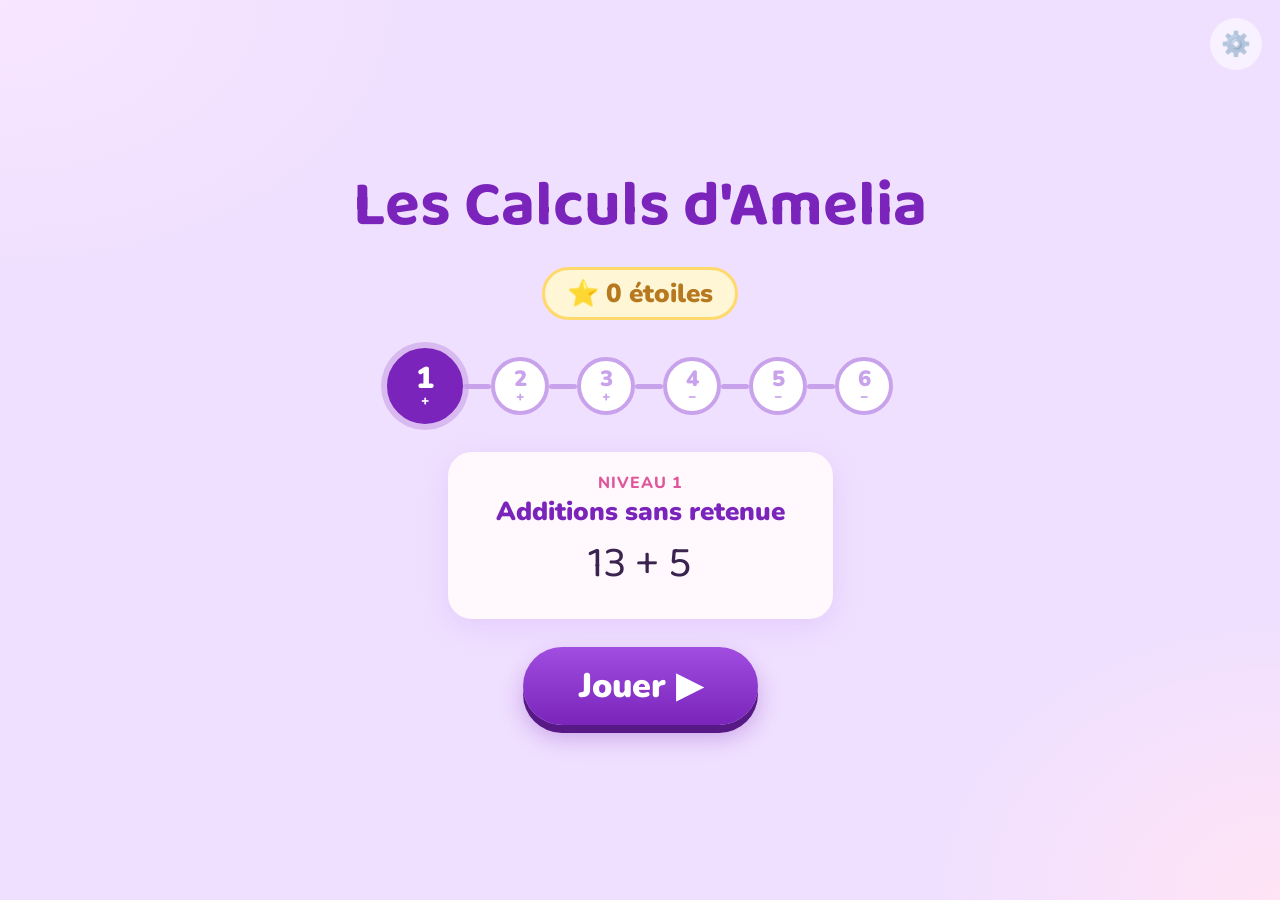
<file: calcul-en-colonnes/index.html>
<!DOCTYPE html>
<html lang="fr">
<head>
<meta charset="UTF-8">
<meta name="viewport" content="width=device-width, initial-scale=1">
<title>Les Calculs d'Amelia</title>
<link rel="preconnect" href="https://fonts.googleapis.com">
<link rel="preconnect" href="https://fonts.gstatic.com" crossorigin>
<link href="https://fonts.googleapis.com/css2?family=Nunito:wght@400;700;800;900&family=Baloo+2:wght@700;800&display=swap" rel="stylesheet">
<link rel="stylesheet" href="style.css">
</head>
<body>

<!-- ═════════ ACCUEIL ═════════ -->
<section id="ecran-accueil" class="ecran actif">
  <button id="btn-parents" class="btn-parents" title="Coin des parents : maintenir appuyé">
    ⚙️<span class="anneau"></span>
  </button>

  <h1 class="titre">Les Calculs d'Amelia</h1>
  <div class="total-etoiles">⭐ <span id="acc-etoiles">0</span> étoiles</div>

  <div id="chemin" class="chemin"></div>

  <div class="carte-niveau">
    <div class="cn-etiquette" id="acc-niveau-num"></div>
    <div class="cn-titre" id="acc-niveau-nom"></div>
    <div class="cn-exemple" id="acc-niveau-ex"></div>
  </div>

  <button id="btn-jouer" class="btn-gros">Jouer ▶</button>
</section>

<!-- ═════════ JEU ═════════ -->
<section id="ecran-jeu" class="ecran">
  <header class="barre-haut">
    <button id="btn-maison" class="btn-rond" title="Accueil">🏠</button>
    <div id="jeu-niveau" class="jeu-niveau"></div>
    <div id="progression" class="progression"></div>
    <button id="btn-voix" class="btn-rond" title="Écouter la consigne">🔊</button>
  </header>

  <main class="zone-jeu">
    <div class="carte carte-calcul">
      <div id="grille" class="grille"></div>
    </div>

    <div class="carte carte-cote">
      <div class="bulle">
        <div id="bulle-texte" class="bulle-texte"></div>
        <div id="bulle-astuce" class="bulle-astuce"></div>
      </div>
      <div id="pave" class="pave"></div>
      <div class="actions">
        <button id="btn-aide" class="btn-aide">🧱 Aide</button>
        <button id="btn-suivant" class="btn-suivant cache">Suivant ➜</button>
      </div>
    </div>
  </main>
</section>

<!-- ═════════ FIN DE SESSION ═════════ -->
<section id="ecran-fin" class="ecran">
  <div id="confettis" class="confettis"></div>
  <div class="fin-boite">
    <div class="fin-titre">Bravo Amelia ! 🎉</div>
    <div id="fin-etoiles" class="fin-etoiles"></div>
    <div id="fin-message" class="fin-message"></div>
    <div class="fin-boutons">
      <button id="btn-encore" class="btn-gros">Encore ! 🔁</button>
      <button id="btn-fin-maison" class="btn-moyen">🏠 Accueil</button>
    </div>
  </div>
</section>

<!-- ═════════ COIN DES PARENTS ═════════ -->
<div id="parents" class="modal cache">
  <div class="modal-boite">
    <button id="btn-fermer-parents" class="btn-fermer" title="Fermer">✕</button>
    <h2>Coin des parents</h2>

    <div class="reglages">
      <label class="reglage">
        <span>Niveau actuel</span>
        <select id="p-niveau"></select>
      </label>
      <label class="reglage">
        <span>Calculs par session</span>
        <select id="p-nbex">
          <option value="5">5</option>
          <option value="8">8</option>
          <option value="10">10</option>
          <option value="12">12</option>
        </select>
      </label>
      <label class="reglage case-a-cocher">
        <input type="checkbox" id="p-auto">
        <span>Passage automatique au niveau suivant
          <small>après 2 sessions de suite avec peu d'erreurs (1 erreur max. pour 4 calculs)</small></span>
      </label>
      <label class="reglage case-a-cocher">
        <input type="checkbox" id="p-voix">
        <span>Lire les consignes à voix haute</span>
      </label>
      <label class="reglage case-a-cocher">
        <input type="checkbox" id="p-son">
        <span>Sons</span>
      </label>
    </div>

    <h3>Progrès par niveau</h3>
    <table id="p-stats" class="tableau-stats"></table>

    <h3>Dernières sessions</h3>
    <ul id="p-historique" class="historique"></ul>

    <button id="p-reset" class="btn-danger">Remettre à zéro</button>
  </div>
</div>

<script src="js/niveaux.js"></script>
<script src="js/outils.js"></script>
<script src="js/blocs.js"></script>
<script src="js/colonne.js"></script>
<script src="js/app.js"></script>
</body>
</html>
</file>
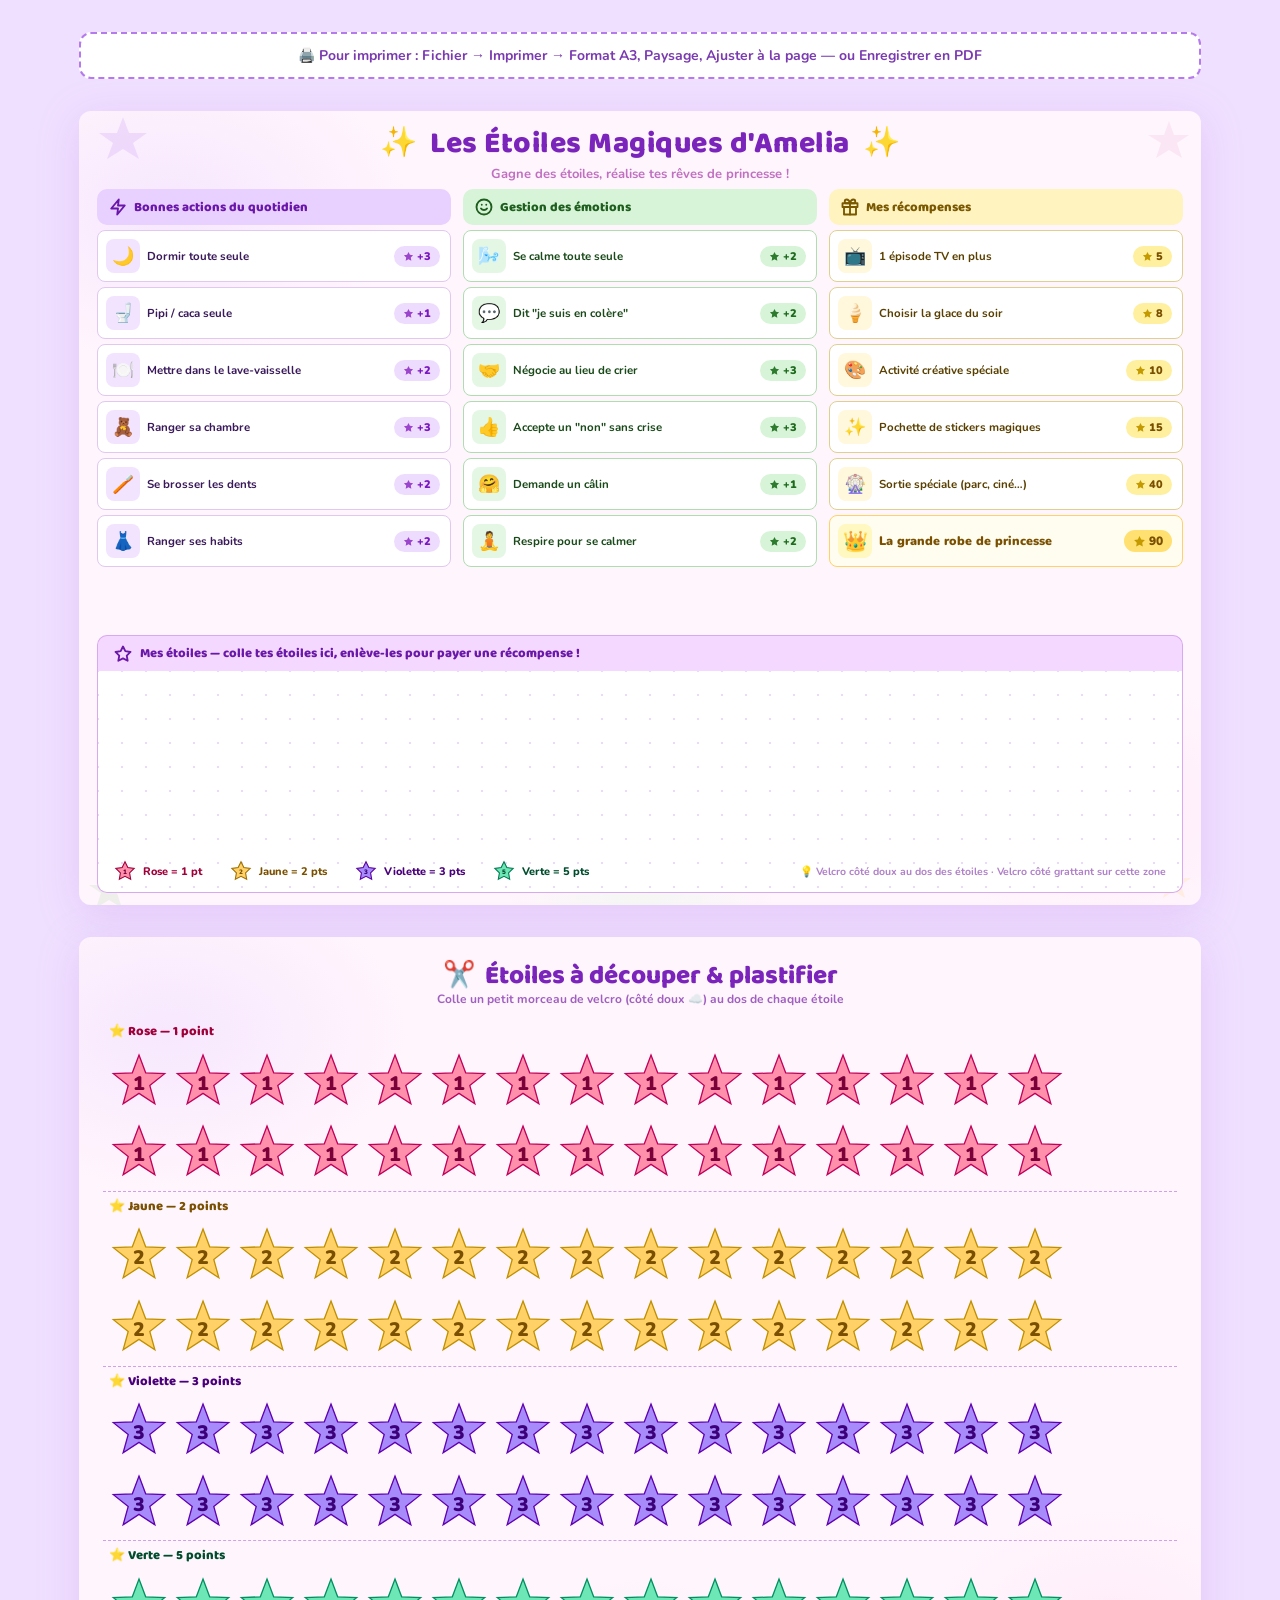
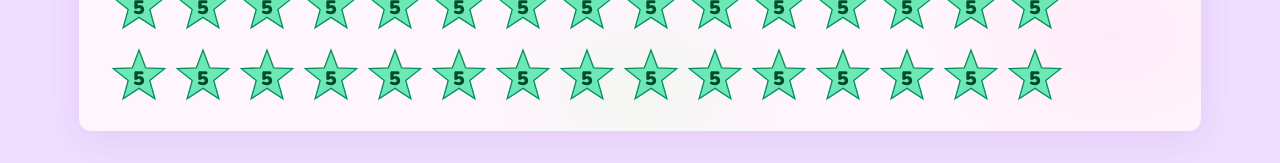
<file: Amelia - Tableau des étoiles.html>
<!DOCTYPE html>
<html lang="fr">
<head>
<meta charset="UTF-8">
<title>Les Étoiles Magiques d'Amelia</title>
<style>
  @import url('https://fonts.googleapis.com/css2?family=Nunito:wght@400;700;800;900&family=Baloo+2:wght@700;800&display=swap');

  * { box-sizing: border-box; margin: 0; padding: 0; }

  body {
    background: #f0e0ff;
    font-family: 'Nunito', sans-serif;
    display: flex;
    flex-direction: column;
    align-items: center;
    gap: 32px;
    padding: 32px;
  }

  /* ── Print: each page is A3 landscape ── */
  @media print {
    body { background: white; padding: 0; gap: 0; }
    .page { page-break-after: always; box-shadow: none; }
    .page:last-child { page-break-after: avoid; }
    .print-note { display: none; }
  }

  .print-note {
    background: #fff;
    border: 2px dashed #b57bee;
    border-radius: 12px;
    padding: 12px 24px;
    font-size: 14px;
    color: #7a3ab0;
    font-weight: 700;
    max-width: 1122px;
    width: 100%;
    text-align: center;
  }

  /* A3 landscape = 420mm × 297mm → at 96dpi ≈ 1587 × 1123px */
  .page {
    width: 1122px;
    height: 794px;
    background: #FFF5FD;
    border-radius: 12px;
    box-shadow: 0 8px 40px #c080e840;
    position: relative;
    overflow: hidden;
    flex-shrink: 0;
  }

  /* ── Decorative background blobs ── */
  .page::before {
    content: '';
    position: absolute;
    inset: 0;
    background:
      radial-gradient(ellipse 340px 220px at 8% 12%, #f0dcff88 0%, transparent 70%),
      radial-gradient(ellipse 260px 180px at 92% 88%, #ffe4f588 0%, transparent 70%),
      radial-gradient(ellipse 200px 160px at 50% 95%, #e8f8e888 0%, transparent 70%);
    pointer-events: none;
  }

  /* ══════════════════════════════════════════
     PAGE 1 — TABLEAU
  ══════════════════════════════════════════ */

  .p1-title {
    position: absolute;
    top: 18px;
    left: 0; right: 0;
    text-align: center;
    font-family: 'Baloo 2', sans-serif;
    font-size: 30px;
    font-weight: 800;
    color: #7a24bb;
    letter-spacing: 0.5px;
    line-height: 1;
  }
  .p1-subtitle {
    position: absolute;
    top: 54px;
    left: 0; right: 0;
    text-align: center;
    font-size: 13px;
    font-weight: 700;
    color: #c070c0;
  }

  /* three columns */
  .columns {
    position: absolute;
    top: 78px;
    left: 18px;
    right: 18px;
    display: grid;
    grid-template-columns: 1fr 1fr 1fr;
    gap: 12px;
    height: 428px;
  }

  .col {
    display: flex;
    flex-direction: column;
    gap: 5px;
  }

  .col-header {
    border-radius: 10px;
    padding: 7px 12px;
    font-family: 'Baloo 2', sans-serif;
    font-size: 13px;
    font-weight: 800;
    display: flex;
    align-items: center;
    gap: 7px;
    height: 36px;
    flex-shrink: 0;
  }
  .col-header.purple { background: #e8d0ff; color: #6a16a8; }
  .col-header.green  { background: #d8f4d8; color: #1e5e1e; }
  .col-header.gold   { background: #fff3c0; color: #7a5800; }

  .task-row {
    background: white;
    border-radius: 8px;
    border: 1.2px solid #e0c8f0;
    padding: 0 10px 0 8px;
    display: flex;
    align-items: center;
    gap: 7px;
    height: 52px;
    flex-shrink: 0;
  }
  .task-row.green-border { border-color: #b0ddb0; }
  .task-row.gold-border  { border-color: #e0d090; }

  .task-icon {
    width: 34px;
    height: 34px;
    border-radius: 8px;
    display: flex;
    align-items: center;
    justify-content: center;
    font-size: 18px;
    flex-shrink: 0;
  }
  .task-icon.purple { background: #f2e4ff; }
  .task-icon.green  { background: #e4f7e4; }
  .task-icon.gold   { background: #fff8dc; }

  .task-label {
    flex: 1;
    font-size: 11.5px;
    font-weight: 700;
    color: #3a1a5a;
    line-height: 1.25;
  }
  .task-row.green-border .task-label { color: #1a4a1a; }
  .task-row.gold-border  .task-label { color: #5a4000; }

  .pts-badge {
    flex-shrink: 0;
    border-radius: 20px;
    padding: 3px 9px;
    font-size: 11px;
    font-weight: 900;
    display: flex;
    align-items: center;
    gap: 3px;
  }
  .pts-badge.purple { background: #eedcff; color: #7a18c0; }
  .pts-badge.green  { background: #d8f4d8; color: #1e6a1e; }
  .pts-badge.gold   { background: #fff0a0; color: #7a5000; }

  /* storage zone */
  .storage-zone {
    position: absolute;
    bottom: 12px;
    left: 18px;
    right: 18px;
    height: 258px;
  }

  .storage-header {
    background: #f5d8ff;
    border-radius: 10px 10px 0 0;
    border: 1.5px solid #d8a8f0;
    border-bottom: none;
    padding: 7px 16px;
    font-family: 'Baloo 2', sans-serif;
    font-size: 13px;
    font-weight: 800;
    color: #6a18a8;
    display: flex;
    align-items: center;
    gap: 8px;
    height: 36px;
  }

  .storage-body {
    background: white;
    border: 1.5px solid #d8a8f0;
    border-top: none;
    border-radius: 0 0 10px 10px;
    height: 222px;
    position: relative;
    overflow: hidden;
  }

  /* dot grid via SVG background */
  .storage-body::before {
    content: '';
    position: absolute;
    inset: 0;
    background-image: radial-gradient(circle, #d8b0f0 1.5px, transparent 1.5px);
    background-size: 24px 24px;
    background-position: 12px 12px;
    opacity: 0.5;
  }

  /* star legend strip inside storage */
  .star-legend {
    position: absolute;
    bottom: 10px;
    left: 16px;
    right: 16px;
    display: flex;
    gap: 28px;
    align-items: center;
  }

  .legend-item {
    display: flex;
    align-items: center;
    gap: 7px;
    font-size: 11px;
    font-weight: 800;
  }

  /* ══════════════════════════════════════════
     PAGE 2 — STARS TO CUT
  ══════════════════════════════════════════ */

  .p2-title {
    position: absolute;
    top: 18px; left: 0; right: 0;
    text-align: center;
    font-family: 'Baloo 2', sans-serif;
    font-size: 26px;
    font-weight: 800;
    color: #7a24bb;
  }
  .p2-subtitle {
    position: absolute;
    top: 54px; left: 0; right: 0;
    text-align: center;
    font-size: 12px;
    font-weight: 700;
    color: #a060c0;
  }

  .star-rows {
    position: absolute;
    top: 80px;
    left: 24px; right: 24px; bottom: 16px;
    display: flex;
    flex-direction: column;
    gap: 0;
  }

  .star-row-section {
    flex: 1;
    display: flex;
    flex-direction: column;
    border-bottom: 1.5px dashed #d0a0e8;
  }
  .star-row-section:last-child { border-bottom: none; }

  .star-row-label {
    font-family: 'Baloo 2', sans-serif;
    font-size: 13px;
    font-weight: 800;
    padding: 4px 6px 6px;
    flex-shrink: 0;
  }

  .star-row-stars {
    flex: 1;
    display: flex;
    align-items: center;
    gap: 10px;
    padding: 2px 6px 6px;
    flex-wrap: wrap;
  }
</style>
</head>
<body>

<div class="print-note">
  🖨️ Pour imprimer : Fichier → Imprimer → Format A3, Paysage, Ajuster à la page — ou Enregistrer en PDF
</div>

<!-- ══════════════════ PAGE 1 : TABLEAU ══════════════════ -->
<div class="page" id="page1">

  <div class="p1-title">✨&nbsp; Les Étoiles Magiques d'Amelia &nbsp;✨</div>
  <div class="p1-subtitle">Gagne des étoiles, réalise tes rêves de princesse !</div>

  <!-- Decorative corner stars -->
  <svg style="position:absolute;top:0;left:0;width:100%;height:100%;pointer-events:none" xmlns="http://www.w3.org/2000/svg">
    <g opacity="0.18">
      <polygon points="44,6 50,22 68,22 54,32 60,48 44,38 28,48 34,32 20,22 38,22" fill="#b57bee"/>
      <polygon points="1090,10 1095,24 1110,24 1098,32 1103,47 1090,39 1077,47 1082,32 1069,24 1085,24" fill="#e89fd4"/>
      <polygon points="30,760 35,774 50,774 38,782 43,797 30,789 17,797 22,782 10,774 25,774" fill="#a0d090"/>
      <polygon points="1095,755 1099,767 1112,767 1102,774 1106,787 1095,780 1084,787 1088,774 1078,767 1091,767" fill="#ffd166"/>
    </g>
  </svg>

  <div class="columns">

    <!-- COL 1 : Bonnes actions -->
    <div class="col">
      <div class="col-header purple">
        <svg width="18" height="18" viewBox="0 0 24 24" fill="none" stroke="#6a16a8" stroke-width="2.5" stroke-linecap="round" stroke-linejoin="round"><polygon points="13 2 3 14 12 14 11 22 21 10 12 10 13 2"/></svg>
        Bonnes actions du quotidien
      </div>

      <div class="task-row">
        <div class="task-icon purple">🌙</div>
        <div class="task-label">Dormir toute seule</div>
        <div class="pts-badge purple">
          <svg width="11" height="11" viewBox="0 0 24 24"><polygon points="12 2 15.09 8.26 22 9.27 17 14.14 18.18 21.02 12 17.77 5.82 21.02 7 14.14 2 9.27 8.91 8.26 12 2" fill="#9b44cc"/></svg>
          +3
        </div>
      </div>

      <div class="task-row">
        <div class="task-icon purple">🚽</div>
        <div class="task-label">Pipi / caca seule</div>
        <div class="pts-badge purple">
          <svg width="11" height="11" viewBox="0 0 24 24"><polygon points="12 2 15.09 8.26 22 9.27 17 14.14 18.18 21.02 12 17.77 5.82 21.02 7 14.14 2 9.27 8.91 8.26 12 2" fill="#9b44cc"/></svg>
          +1
        </div>
      </div>

      <div class="task-row">
        <div class="task-icon purple">🍽️</div>
        <div class="task-label">Mettre dans le lave-vaisselle</div>
        <div class="pts-badge purple">
          <svg width="11" height="11" viewBox="0 0 24 24"><polygon points="12 2 15.09 8.26 22 9.27 17 14.14 18.18 21.02 12 17.77 5.82 21.02 7 14.14 2 9.27 8.91 8.26 12 2" fill="#9b44cc"/></svg>
          +2
        </div>
      </div>

      <div class="task-row">
        <div class="task-icon purple">🧸</div>
        <div class="task-label">Ranger sa chambre</div>
        <div class="pts-badge purple">
          <svg width="11" height="11" viewBox="0 0 24 24"><polygon points="12 2 15.09 8.26 22 9.27 17 14.14 18.18 21.02 12 17.77 5.82 21.02 7 14.14 2 9.27 8.91 8.26 12 2" fill="#9b44cc"/></svg>
          +3
        </div>
      </div>

      <div class="task-row">
        <div class="task-icon purple">🪥</div>
        <div class="task-label">Se brosser les dents</div>
        <div class="pts-badge purple">
          <svg width="11" height="11" viewBox="0 0 24 24"><polygon points="12 2 15.09 8.26 22 9.27 17 14.14 18.18 21.02 12 17.77 5.82 21.02 7 14.14 2 9.27 8.91 8.26 12 2" fill="#9b44cc"/></svg>
          +2
        </div>
      </div>

      <div class="task-row">
        <div class="task-icon purple">👗</div>
        <div class="task-label">Ranger ses habits</div>
        <div class="pts-badge purple">
          <svg width="11" height="11" viewBox="0 0 24 24"><polygon points="12 2 15.09 8.26 22 9.27 17 14.14 18.18 21.02 12 17.77 5.82 21.02 7 14.14 2 9.27 8.91 8.26 12 2" fill="#9b44cc"/></svg>
          +2
        </div>
      </div>
    </div>

    <!-- COL 2 : Émotions -->
    <div class="col">
      <div class="col-header green">
        <svg width="18" height="18" viewBox="0 0 24 24" fill="none" stroke="#1e5e1e" stroke-width="2.5" stroke-linecap="round" stroke-linejoin="round"><circle cx="12" cy="12" r="10"/><path d="M8 14s1.5 2 4 2 4-2 4-2"/><line x1="9" y1="9" x2="9.01" y2="9"/><line x1="15" y1="9" x2="15.01" y2="9"/></svg>
        Gestion des émotions
      </div>

      <div class="task-row green-border">
        <div class="task-icon green">🌬️</div>
        <div class="task-label">Se calme toute seule</div>
        <div class="pts-badge green">
          <svg width="11" height="11" viewBox="0 0 24 24"><polygon points="12 2 15.09 8.26 22 9.27 17 14.14 18.18 21.02 12 17.77 5.82 21.02 7 14.14 2 9.27 8.91 8.26 12 2" fill="#2e7a2e"/></svg>
          +2
        </div>
      </div>

      <div class="task-row green-border">
        <div class="task-icon green">💬</div>
        <div class="task-label">Dit "je suis en colère"</div>
        <div class="pts-badge green">
          <svg width="11" height="11" viewBox="0 0 24 24"><polygon points="12 2 15.09 8.26 22 9.27 17 14.14 18.18 21.02 12 17.77 5.82 21.02 7 14.14 2 9.27 8.91 8.26 12 2" fill="#2e7a2e"/></svg>
          +2
        </div>
      </div>

      <div class="task-row green-border">
        <div class="task-icon green">🤝</div>
        <div class="task-label">Négocie au lieu de crier</div>
        <div class="pts-badge green">
          <svg width="11" height="11" viewBox="0 0 24 24"><polygon points="12 2 15.09 8.26 22 9.27 17 14.14 18.18 21.02 12 17.77 5.82 21.02 7 14.14 2 9.27 8.91 8.26 12 2" fill="#2e7a2e"/></svg>
          +3
        </div>
      </div>

      <div class="task-row green-border">
        <div class="task-icon green">👍</div>
        <div class="task-label">Accepte un "non" sans crise</div>
        <div class="pts-badge green">
          <svg width="11" height="11" viewBox="0 0 24 24"><polygon points="12 2 15.09 8.26 22 9.27 17 14.14 18.18 21.02 12 17.77 5.82 21.02 7 14.14 2 9.27 8.91 8.26 12 2" fill="#2e7a2e"/></svg>
          +3
        </div>
      </div>

      <div class="task-row green-border">
        <div class="task-icon green">🤗</div>
        <div class="task-label">Demande un câlin</div>
        <div class="pts-badge green">
          <svg width="11" height="11" viewBox="0 0 24 24"><polygon points="12 2 15.09 8.26 22 9.27 17 14.14 18.18 21.02 12 17.77 5.82 21.02 7 14.14 2 9.27 8.91 8.26 12 2" fill="#2e7a2e"/></svg>
          +1
        </div>
      </div>

      <div class="task-row green-border">
        <div class="task-icon green">🧘</div>
        <div class="task-label">Respire pour se calmer</div>
        <div class="pts-badge green">
          <svg width="11" height="11" viewBox="0 0 24 24"><polygon points="12 2 15.09 8.26 22 9.27 17 14.14 18.18 21.02 12 17.77 5.82 21.02 7 14.14 2 9.27 8.91 8.26 12 2" fill="#2e7a2e"/></svg>
          +2
        </div>
      </div>
    </div>

    <!-- COL 3 : Récompenses -->
    <div class="col">
      <div class="col-header gold">
        <svg width="18" height="18" viewBox="0 0 24 24" fill="none" stroke="#7a5800" stroke-width="2.5" stroke-linecap="round" stroke-linejoin="round"><polyline points="20 12 20 22 4 22 4 12"/><rect x="2" y="7" width="20" height="5"/><line x1="12" y1="22" x2="12" y2="7"/><path d="M12 7H7.5a2.5 2.5 0 0 1 0-5C11 2 12 7 12 7z"/><path d="M12 7h4.5a2.5 2.5 0 0 0 0-5C13 2 12 7 12 7z"/></svg>
        Mes récompenses
      </div>

      <div class="task-row gold-border">
        <div class="task-icon gold">📺</div>
        <div class="task-label">1 épisode TV en plus</div>
        <div class="pts-badge gold">
          <svg width="11" height="11" viewBox="0 0 24 24"><polygon points="12 2 15.09 8.26 22 9.27 17 14.14 18.18 21.02 12 17.77 5.82 21.02 7 14.14 2 9.27 8.91 8.26 12 2" fill="#c49a00"/></svg>
          5
        </div>
      </div>

      <div class="task-row gold-border">
        <div class="task-icon gold">🍦</div>
        <div class="task-label">Choisir la glace du soir</div>
        <div class="pts-badge gold">
          <svg width="11" height="11" viewBox="0 0 24 24"><polygon points="12 2 15.09 8.26 22 9.27 17 14.14 18.18 21.02 12 17.77 5.82 21.02 7 14.14 2 9.27 8.91 8.26 12 2" fill="#c49a00"/></svg>
          8
        </div>
      </div>

      <div class="task-row gold-border">
        <div class="task-icon gold">🎨</div>
        <div class="task-label">Activité créative spéciale</div>
        <div class="pts-badge gold">
          <svg width="11" height="11" viewBox="0 0 24 24"><polygon points="12 2 15.09 8.26 22 9.27 17 14.14 18.18 21.02 12 17.77 5.82 21.02 7 14.14 2 9.27 8.91 8.26 12 2" fill="#c49a00"/></svg>
          10
        </div>
      </div>

      <div class="task-row gold-border">
        <div class="task-icon gold">✨</div>
        <div class="task-label">Pochette de stickers magiques</div>
        <div class="pts-badge gold">
          <svg width="11" height="11" viewBox="0 0 24 24"><polygon points="12 2 15.09 8.26 22 9.27 17 14.14 18.18 21.02 12 17.77 5.82 21.02 7 14.14 2 9.27 8.91 8.26 12 2" fill="#c49a00"/></svg>
          15
        </div>
      </div>

      <div class="task-row gold-border">
        <div class="task-icon gold">🎡</div>
        <div class="task-label">Sortie spéciale (parc, ciné…)</div>
        <div class="pts-badge gold">
          <svg width="11" height="11" viewBox="0 0 24 24"><polygon points="12 2 15.09 8.26 22 9.27 17 14.14 18.18 21.02 12 17.77 5.82 21.02 7 14.14 2 9.27 8.91 8.26 12 2" fill="#c49a00"/></svg>
          40
        </div>
      </div>

      <div class="task-row gold-border" style="border-color:#ffd166;background:#fffdf0;">
        <div class="task-icon gold" style="background:#fff8c0;font-size:20px;">👑</div>
        <div class="task-label" style="color:#7a5000;font-size:12.5px;font-weight:900;">La grande robe de princesse</div>
        <div class="pts-badge gold" style="background:#ffe070;font-size:12px;">
          <svg width="13" height="13" viewBox="0 0 24 24"><polygon points="12 2 15.09 8.26 22 9.27 17 14.14 18.18 21.02 12 17.77 5.82 21.02 7 14.14 2 9.27 8.91 8.26 12 2" fill="#c49a00"/></svg>
          90
        </div>
      </div>
    </div>

  </div><!-- /columns -->

  <!-- Storage zone -->
  <div class="storage-zone">
    <div class="storage-header">
      <svg width="18" height="18" viewBox="0 0 24 24" fill="none" stroke="#6a18a8" stroke-width="2.5" stroke-linecap="round" stroke-linejoin="round"><polygon points="12 2 15.09 8.26 22 9.27 17 14.14 18.18 21.02 12 17.77 5.82 21.02 7 14.14 2 9.27 8.91 8.26 12 2"/></svg>
      Mes étoiles — colle tes étoiles ici, enlève-les pour payer une récompense !
    </div>
    <div class="storage-body">
      <!-- star legend -->
      <div class="star-legend">
        <!-- Pink 1pt -->
        <div class="legend-item" style="color:#a0003a;">
          <svg width="22" height="22" viewBox="0 0 24 24"><polygon points="12 2 15.09 8.26 22 9.27 17 14.14 18.18 21.02 12 17.77 5.82 21.02 7 14.14 2 9.27 8.91 8.26 12 2" fill="#FF8FAB" stroke="#a0003a" stroke-width="1.2"/><text x="12" y="15.5" font-size="7" font-weight="900" font-family="Nunito,sans-serif" fill="#7A003A" text-anchor="middle">1</text></svg>
          Rose = 1 pt
        </div>
        <!-- Yellow 2pt -->
        <div class="legend-item" style="color:#7a5000;">
          <svg width="22" height="22" viewBox="0 0 24 24"><polygon points="12 2 15.09 8.26 22 9.27 17 14.14 18.18 21.02 12 17.77 5.82 21.02 7 14.14 2 9.27 8.91 8.26 12 2" fill="#FFD166" stroke="#a07000" stroke-width="1.2"/><text x="12" y="15.5" font-size="7" font-weight="900" font-family="Nunito,sans-serif" fill="#7A5000" text-anchor="middle">2</text></svg>
          Jaune = 2 pts
        </div>
        <!-- Purple 3pt -->
        <div class="legend-item" style="color:#4a007a;">
          <svg width="22" height="22" viewBox="0 0 24 24"><polygon points="12 2 15.09 8.26 22 9.27 17 14.14 18.18 21.02 12 17.77 5.82 21.02 7 14.14 2 9.27 8.91 8.26 12 2" fill="#A78BFA" stroke="#5a00a0" stroke-width="1.2"/><text x="12" y="15.5" font-size="7" font-weight="900" font-family="Nunito,sans-serif" fill="#3B007A" text-anchor="middle">3</text></svg>
          Violette = 3 pts
        </div>
        <!-- Mint 5pt -->
        <div class="legend-item" style="color:#004d2e;">
          <svg width="22" height="22" viewBox="0 0 24 24"><polygon points="12 2 15.09 8.26 22 9.27 17 14.14 18.18 21.02 12 17.77 5.82 21.02 7 14.14 2 9.27 8.91 8.26 12 2" fill="#6EE7B7" stroke="#007a50" stroke-width="1.2"/><text x="12" y="15.5" font-size="7" font-weight="900" font-family="Nunito,sans-serif" fill="#004D2E" text-anchor="middle">5</text></svg>
          Verte = 5 pts
        </div>
        <div style="margin-left:auto;font-size:10.5px;color:#b080c8;font-weight:700;">
          💡 Velcro côté doux au dos des étoiles · Velcro côté grattant sur cette zone
        </div>
      </div>
    </div>
  </div>

</div><!-- /page1 -->


<!-- ══════════════════ PAGE 2 : ÉTOILES À DÉCOUPER ══════════════════ -->
<div class="page" id="page2">

  <div class="p2-title">✂️&nbsp; Étoiles à découper &amp; plastifier</div>
  <div class="p2-subtitle">Colle un petit morceau de velcro (côté doux ☁️) au dos de chaque étoile</div>

  <div class="star-rows">

    <!-- ROW 1 : Pink, 1pt, 30 stars -->
    <div class="star-row-section">
      <div class="star-row-label" style="color:#a0003a;">⭐ Rose — 1 point</div>
      <div class="star-row-stars">
        <svg xmlns="http://www.w3.org/2000/svg" id="stars-pink-1"></svg>
      </div>
      <div class="star-row-stars">
        <svg xmlns="http://www.w3.org/2000/svg" id="stars-pink-2"></svg>
      </div>
    </div>

    <!-- ROW 2 : Yellow, 2pt, 30 stars -->
    <div class="star-row-section">
      <div class="star-row-label" style="color:#7a5000;">⭐ Jaune — 2 points</div>
      <div class="star-row-stars">
        <svg xmlns="http://www.w3.org/2000/svg" id="stars-yellow-1"></svg>
      </div>      
      <div class="star-row-stars">
        <svg xmlns="http://www.w3.org/2000/svg" id="stars-yellow-2"></svg>
      </div>
    </div>

    <!-- ROW 3 : Purple, 3pt, 24 stars -->
    <div class="star-row-section">
      <div class="star-row-label" style="color:#4a007a;">⭐ Violette — 3 points</div>
      <div class="star-row-stars">
        <svg xmlns="http://www.w3.org/2000/svg" id="stars-purple-1"></svg>
      </div>
      <div class="star-row-stars">
        <svg xmlns="http://www.w3.org/2000/svg" id="stars-purple-2"></svg>
      </div>
    </div>

    <!-- ROW 4 : Mint, 5pt, 20 stars -->
    <div class="star-row-section" style="border-bottom:none;">
      <div class="star-row-label" style="color:#004d2e;">⭐ Verte — 5 points</div>
      <div class="star-row-stars">
        <svg xmlns="http://www.w3.org/2000/svg" id="stars-mint-1"></svg>
      </div>
      <div class="star-row-stars">
        <svg xmlns="http://www.w3.org/2000/svg" id="stars-mint-2"></svg>
      </div>
    </div>

  </div>

</div><!-- /page2 -->

<script>
// ── Draw stars using JS for perfect centering ──────────────────────────────
function starPoints(cx, cy, r, n=5) {
  const pts = [];
  const inner = r * 0.42;
  for (let i = 0; i < n * 2; i++) {
    const angle = (Math.PI / n) * i - Math.PI / 2;
    const radius = i % 2 === 0 ? r : inner;
    pts.push([cx + radius * Math.cos(angle), cy + radius * Math.sin(angle)]);
  }
  return pts.map(p => p.join(',')).join(' ');
}

function makeStar(cx, cy, r, fill, stroke, label, textColor) {
  const pts = starPoints(cx, cy, r);
  return `
    <polygon points="${pts}" fill="${fill}" stroke="${stroke}" stroke-width="1.3"/>
    <text x="${cx}" y="${cy + r * 0.28}" font-size="${r * 0.72}" font-weight="900"
      font-family="Nunito,sans-serif" fill="${textColor}" text-anchor="middle"
      dominant-baseline="auto">${label}</text>
  `;
}

function buildStarRow(svgId, count, r, fill, stroke, label, textColor) {
  const svg = document.getElementById(svgId);
  const gap = r * 2 + 10;
  const cols = count;
  const w = cols * gap;
  const h = r * 2 + 6;
  svg.setAttribute('width', w);
  svg.setAttribute('height', h);
  svg.setAttribute('viewBox', `0 0 ${w} ${h}`);
  let html = '';
  for (let i = 0; i < count; i++) {
    const cx = r + 3 + i * gap;
    const cy = r + 3;
    html += makeStar(cx, cy, r, fill, stroke, label, textColor);
  }
  svg.innerHTML = html;
}

buildStarRow('stars-pink-1',   15, 27, '#FF8FAB', '#c0005a', '1', '#7A003A');
buildStarRow('stars-pink-2',   15, 27, '#FF8FAB', '#c0005a', '1', '#7A003A');
buildStarRow('stars-yellow-1', 15, 27, '#FFD166', '#c09000', '2', '#7A5000');
buildStarRow('stars-yellow-2', 15, 27, '#FFD166', '#c09000', '2', '#7A5000');
buildStarRow('stars-purple-1', 15, 27, '#A78BFA', '#6000b0', '3', '#3B007A');
buildStarRow('stars-purple-2', 15, 27, '#A78BFA', '#6000b0', '3', '#3B007A');
buildStarRow('stars-mint-1',   15, 27, '#6EE7B7', '#009060', '5', '#004D2E');
buildStarRow('stars-mint-2',   15, 27, '#6EE7B7', '#009060', '5', '#004D2E');
</script>

</body>
</html>
</file>
<file: calcul-en-colonnes/style.css>
/* ═════════════════════════════════════════════
   Les Calculs d'Amelia
   Unités = vert, dizaines = bleu, retenue = orange
   ═════════════════════════════════════════════ */

:root {
  --fond: #f0e0ff;
  --carte: #fff8fd;
  --violet: #7a24bb;
  --violet-clair: #c9a2ec;
  --rose: #e0569b;
  --texte: #3b2350;

  --u: #1f9d55;          /* unités */
  --u-pale: #8fdcb0;
  --u-fond: #e3f7ec;
  --d: #2f6fd6;          /* dizaines */
  --d-pale: #8fb4f0;
  --d-fond: #e4edfc;
  --r: #ea6a0c;          /* retenue / emprunt */

  --ok: #22a35a;
  --faux: #e5484d;
  --ombre: 0 8px 30px #b57bee33;
}

* { box-sizing: border-box; margin: 0; padding: 0; }

html, body { height: 100%; }

body {
  background:
    radial-gradient(ellipse 600px 400px at 0% 0%, #f8e6ff 0%, transparent 70%),
    radial-gradient(ellipse 500px 400px at 100% 100%, #ffe4f5 0%, transparent 70%),
    var(--fond);
  font-family: 'Nunito', 'Segoe UI', sans-serif;
  color: var(--texte);
  user-select: none;
  overflow-x: hidden;
}

button { font-family: inherit; cursor: pointer; border: none; }
.cache { display: none !important; }

.nu { color: var(--u); font-weight: 900; }
.nd { color: var(--d); font-weight: 900; }
.nr { color: var(--r); font-weight: 900; }

/* ── Écrans ─────────────────────────────────── */
.ecran { display: none; min-height: 100vh; }
.ecran.actif { display: flex; }

/* ══════════════ ACCUEIL ══════════════ */
#ecran-accueil {
  flex-direction: column;
  align-items: center;
  justify-content: center;
  gap: 28px;
  padding: 32px 16px;
  position: relative;
}

.titre {
  font-family: 'Baloo 2', sans-serif;
  font-size: clamp(40px, 6vw, 64px);
  color: var(--violet);
  line-height: 1;
  text-align: center;
}

.total-etoiles {
  font-size: 26px;
  font-weight: 900;
  color: #b7791f;
  background: #fff6d6;
  border: 3px solid #ffd96b;
  padding: 6px 22px;
  border-radius: 99px;
}

.chemin { display: flex; align-items: center; flex-wrap: wrap; justify-content: center; }
.trait { width: 28px; height: 5px; background: var(--violet-clair); border-radius: 3px; }
.pas {
  width: 58px; height: 58px;
  border-radius: 50%;
  display: flex; flex-direction: column; align-items: center; justify-content: center;
  background: #fff;
  border: 4px solid var(--violet-clair);
  color: var(--violet-clair);
  line-height: 1;
}
.pas-num { font-size: 22px; font-weight: 900; }
.pas-op { font-size: 14px; font-weight: 900; }
.pas.passe { background: var(--violet-clair); color: #fff; }
.pas.ici {
  width: 76px; height: 76px;
  background: var(--violet); border-color: var(--violet); color: #fff;
  box-shadow: 0 0 0 6px #7a24bb33;
}
.pas.ici .pas-num { font-size: 30px; }

.carte-niveau {
  background: var(--carte);
  border-radius: 24px;
  box-shadow: var(--ombre);
  padding: 20px 48px;
  text-align: center;
}
.cn-etiquette { font-size: 16px; font-weight: 800; color: var(--rose); text-transform: uppercase; letter-spacing: 1px; }
.cn-titre { font-size: 26px; font-weight: 900; color: var(--violet); }
.cn-exemple { font-family: 'Baloo 2', sans-serif; font-size: 44px; color: var(--texte); }

.btn-gros {
  font-size: 34px; font-weight: 900;
  color: #fff;
  background: linear-gradient(180deg, #a04de0, var(--violet));
  padding: 16px 56px;
  border-radius: 99px;
  box-shadow: 0 8px 0 #561985, 0 12px 24px #7a24bb55;
  transition: transform .1s, box-shadow .1s;
}
.btn-gros:hover { transform: translateY(-2px); }
.btn-gros:active { transform: translateY(6px); box-shadow: 0 2px 0 #561985; }

.btn-moyen {
  font-size: 22px; font-weight: 800;
  color: var(--violet);
  background: #fff;
  border: 3px solid var(--violet-clair);
  padding: 12px 32px;
  border-radius: 99px;
}

/* bouton parents : appui long */
.btn-parents {
  position: absolute; top: 18px; right: 18px;
  width: 52px; height: 52px;
  border-radius: 50%;
  background: #fff;
  font-size: 24px;
  opacity: .55;
  touch-action: none;
}
.btn-parents:hover { opacity: 1; }
.btn-parents .anneau {
  position: absolute; inset: -4px;
  border-radius: 50%;
  border: 4px solid var(--violet);
  clip-path: inset(0 100% 0 0);
  pointer-events: none;
}
.btn-parents.appui { opacity: 1; }
.btn-parents.appui .anneau { animation: remplir 1.2s linear forwards; }
@keyframes remplir { to { clip-path: inset(0 0 0 0); } }

/* ══════════════ JEU ══════════════ */
#ecran-jeu { flex-direction: column; }

.barre-haut {
  display: flex; align-items: center; gap: 16px;
  padding: 14px 24px;
}
.btn-rond {
  width: 52px; height: 52px; flex-shrink: 0;
  border-radius: 50%;
  background: #fff;
  font-size: 24px;
  box-shadow: 0 3px 10px #b57bee33;
}
.btn-rond:hover { transform: scale(1.06); }
.jeu-niveau { font-weight: 900; font-size: 18px; color: var(--violet); }
.progression { display: flex; gap: 8px; margin-left: auto; flex-wrap: wrap; }
.point {
  width: 34px; height: 34px;
  border-radius: 50%;
  background: #fff;
  border: 3px solid #e4cdf5;
  display: flex; align-items: center; justify-content: center;
  font-size: 18px;
}
.point.encours { border-color: var(--violet); box-shadow: 0 0 0 4px #7a24bb22; }
.point.fait { background: #fff6d6; border-color: #ffd96b; }
.point.pop { animation: pop .5s; }

.zone-jeu {
  flex: 1;
  display: flex;
  gap: 28px;
  justify-content: center;
  align-items: flex-start;
  padding: 8px 24px 32px;
  flex-wrap: wrap;
}
.carte {
  background: var(--carte);
  border-radius: 28px;
  box-shadow: var(--ombre);
  padding: 24px 32px;
}

/* ── Grille du calcul ─────────────────────── */
.carte-calcul { min-width: 520px; display: flex; justify-content: center; }

.grille {
  display: grid;
  grid-template-columns: 80px 190px 190px;
  align-items: stretch;
}
.cel {
  display: flex;
  align-items: center;
  justify-content: center;
  min-height: 100px;
  transition: background .25s;
}
.cel.entete {
  min-height: 40px;
  font-family: 'Baloo 2', sans-serif;
  font-size: 26px;
  border-radius: 16px 16px 0 0;
}
.cel.entete.col-D { color: var(--d); }
.cel.entete.col-U { color: var(--u); }
.cel.rang-haut { min-height: 64px; }
.cel.op { font-size: 72px; font-weight: 900; color: var(--violet); }

/* colonne en cours de travail */
.grille[data-col="U"] .col-U { background: var(--u-fond); }
.grille[data-col="D"] .col-D { background: var(--d-fond); }

.chiffre {
  font-family: 'Baloo 2', sans-serif;
  font-size: 92px;
  line-height: 1;
  position: relative;
}
.chiffre.barre { opacity: .55; }
.chiffre.barre::after {
  content: '';
  position: absolute;
  left: -8px; right: -8px; top: 50%;
  height: 7px;
  background: var(--r);
  border-radius: 4px;
  transform: rotate(-35deg);
  animation: trace .35s ease-out;
}
@keyframes trace { from { transform: rotate(-35deg) scaleX(0); } }

.porte-unite { position: relative; display: inline-flex; align-items: center; }
.porte-unite .prefixe { position: absolute; right: 100%; margin-right: 4px; }

.ligne {
  grid-column: 1 / -1;
  height: 7px;
  background: var(--texte);
  border-radius: 4px;
  margin: 6px 0 10px;
}

/* ── Cases à remplir ──────────────────────── */
.case {
  width: 96px; height: 112px;
  border: 4px dashed #d7bdee;
  border-radius: 18px;
  background: #fff;
  display: flex; align-items: center; justify-content: center;
  font-family: 'Baloo 2', sans-serif;
  font-size: 84px;
  line-height: 1;
  color: var(--texte);
  transition: border-color .2s, background .2s;
}
.col-D .case { color: var(--d); }
.col-U .case { color: var(--u); }
.case.petite {
  width: 58px; height: 58px;
  font-size: 44px;
  border-radius: 14px;
  color: var(--r) !important;
}
.case.active {
  border: 5px solid var(--violet);
  animation: lueur 1.3s ease-in-out infinite;
}
@keyframes lueur {
  0%, 100% { box-shadow: 0 0 0 0 #7a24bb55; }
  50% { box-shadow: 0 0 0 10px #7a24bb00; }
}
.case.ok { border: 4px solid var(--ok); background: #effbf3; }
.case.petite.ok { border-color: var(--r); background: #fff3ea; }
.case.faux {
  color: var(--faux) !important;
  border-color: var(--faux);
  animation: secoue .45s;
}
@keyframes secoue {
  0%, 100% { transform: translateX(0); }
  20% { transform: translateX(-10px); }
  40% { transform: translateX(10px); }
  60% { transform: translateX(-7px); }
  80% { transform: translateX(7px); }
}
.case.fantome:not(.faux) { color: #cdb6e3 !important; }
.case.gagne { animation: saut .6s ease-out; }
@keyframes saut {
  30% { transform: translateY(-14px) scale(1.08); }
  60% { transform: translateY(0) scale(.97); }
}

/* ── Blocs d'aide ─────────────────────────── */
.rang-blocs { display: none; }
.grille.aide .rang-blocs { display: flex; }
.cel.rang-blocs { min-height: 140px; align-items: flex-end; padding: 10px 6px 4px; }

.blocs-D { display: flex; gap: 5px; align-items: flex-end; flex-wrap: wrap; justify-content: center; }
.blocs-U { display: grid; grid-template-columns: repeat(5, 22px); gap: 4px; align-content: end; }

.bloc-dix {
  width: 13px; height: 120px;
  border-radius: 3px;
  background: repeating-linear-gradient(to bottom, var(--d) 0 11px, #ffffffaa 11px 12px);
  transition: transform .5s, opacity .5s;
}
.bloc-dix.b { background: repeating-linear-gradient(to bottom, var(--d-pale) 0 11px, #ffffffaa 11px 12px); }
.bloc-un {
  width: 22px; height: 22px;
  border-radius: 5px;
  background: var(--u);
  position: relative;
  transition: transform .5s, opacity .5s;
}
.bloc-un.b { background: var(--u-pale); }

.groupe { outline: 3px solid #ffbf1f; outline-offset: 1px; animation: clignote .6s infinite alternate; }
@keyframes clignote { to { outline-color: #ffbf1f33; } }
.part { transform: scale(0) translateY(-40px); opacity: 0; }
.nouveau { animation: apparait .6s ease-out; box-shadow: 0 0 0 3px #ffbf1f; }
@keyframes apparait { from { transform: scale(0); opacity: 0; } }
.enleve { opacity: .3; }
.enleve::after {
  content: '';
  position: absolute; inset: -2px;
  background:
    linear-gradient(45deg, transparent 44%, var(--faux) 44% 56%, transparent 56%),
    linear-gradient(-45deg, transparent 44%, var(--faux) 44% 56%, transparent 56%);
}
.bloc-dix.enleve { position: relative; }

.legende-blocs {
  grid-column: 1 / -1;
  justify-content: center;
  text-align: center;
  font-weight: 800;
  font-size: 18px;
  color: var(--violet);
  background: #f6ecff;
  border-radius: 12px;
  padding: 8px 12px;
  margin: 6px 0 4px;
}

/* ── Colonne de droite ────────────────────── */
.carte-cote { width: 380px; display: flex; flex-direction: column; gap: 20px; }

.bulle {
  background: #fff;
  border: 3px solid #e4cdf5;
  border-radius: 22px;
  padding: 18px 20px;
  min-height: 150px;
}
.bulle-texte { font-size: 23px; font-weight: 800; line-height: 1.35; }
.bulle-texte .nu, .bulle-texte .nd, .bulle-texte .nr { font-size: 28px; }
.bulle-astuce { margin-top: 10px; font-size: 18px; font-weight: 700; color: var(--rose); min-height: 24px; }

.pave { display: grid; grid-template-columns: repeat(3, 1fr); gap: 12px; }
.touche {
  height: 74px;
  border-radius: 18px;
  background: #fff;
  border: 3px solid #e4cdf5;
  box-shadow: 0 5px 0 #e4cdf5;
  font-family: 'Baloo 2', sans-serif;
  font-size: 40px;
  color: var(--violet);
  transition: transform .08s, box-shadow .08s;
}
.touche:hover { background: #faf3ff; }
.touche:active { transform: translateY(4px); box-shadow: 0 1px 0 #e4cdf5; }
.touche.zero { grid-column: 2; }

.actions { display: flex; gap: 12px; }
.btn-aide, .btn-suivant {
  flex: 1;
  font-size: 24px; font-weight: 900;
  padding: 14px;
  border-radius: 18px;
}
.btn-aide { background: #fff3d6; color: #a45d00; border: 3px solid #ffd27a; }
.btn-suivant {
  background: linear-gradient(180deg, #34c072, var(--ok));
  color: #fff;
  box-shadow: 0 5px 0 #157a40;
  animation: pop .4s;
}

@keyframes pop {
  0% { transform: scale(.4); }
  70% { transform: scale(1.15); }
  100% { transform: scale(1); }
}

/* ══════════════ FIN ══════════════ */
#ecran-fin { align-items: center; justify-content: center; position: relative; overflow: hidden; padding: 16px; }
.fin-boite {
  background: var(--carte);
  border-radius: 32px;
  box-shadow: var(--ombre);
  padding: 40px 56px;
  text-align: center;
  display: flex; flex-direction: column; gap: 22px; align-items: center;
  position: relative; z-index: 1;
  max-width: 720px;
}
.fin-titre { font-family: 'Baloo 2', sans-serif; font-size: 56px; color: var(--violet); line-height: 1; }
.fin-etoiles { font-size: 46px; display: flex; flex-wrap: wrap; justify-content: center; gap: 4px; }
.fin-etoiles span { animation: pop .5s both; }
.fin-message { font-size: 26px; font-weight: 800; color: var(--rose); }
.fin-boutons { display: flex; gap: 18px; align-items: center; flex-wrap: wrap; justify-content: center; }

.confettis { position: absolute; inset: 0; pointer-events: none; }
.confettis i {
  position: absolute; top: -20px;
  width: 12px; height: 18px;
  border-radius: 3px;
  animation-name: tombe;
  animation-timing-function: linear;
  animation-fill-mode: both;
}
@keyframes tombe { to { top: 105%; transform: rotate(720deg) translateX(40px); } }

/* ══════════════ PARENTS ══════════════ */
.modal {
  position: fixed; inset: 0;
  background: #3b235066;
  display: flex; align-items: center; justify-content: center;
  padding: 16px;
  z-index: 10;
  user-select: text;
}
.modal-boite {
  background: #fff;
  border-radius: 24px;
  padding: 28px 32px;
  width: min(760px, 100%);
  max-height: 92vh;
  overflow: auto;
  position: relative;
}
.modal-boite h2 { font-family: 'Baloo 2', sans-serif; color: var(--violet); font-size: 32px; margin-bottom: 14px; }
.modal-boite h3 { color: var(--violet); margin: 22px 0 10px; font-size: 18px; }
.btn-fermer {
  position: absolute; top: 16px; right: 16px;
  width: 40px; height: 40px; border-radius: 50%;
  background: #f3e8fc; color: var(--violet); font-size: 18px; font-weight: 900;
}

.reglages { display: flex; flex-direction: column; gap: 12px; }
.reglage { display: flex; align-items: center; justify-content: space-between; gap: 16px; font-weight: 700; }
.reglage select { font: inherit; padding: 6px 10px; border-radius: 10px; border: 2px solid #e4cdf5; max-width: 420px; }
.reglage.case-a-cocher { justify-content: flex-start; align-items: flex-start; }
.reglage input[type=checkbox] { width: 20px; height: 20px; margin-top: 2px; accent-color: var(--violet); flex-shrink: 0; }
.reglage small { display: block; font-weight: 400; color: #806a92; }

.tableau-stats { width: 100%; border-collapse: collapse; font-size: 15px; }
.tableau-stats th, .tableau-stats td { padding: 6px 8px; border-bottom: 1px solid #eee2f7; text-align: right; }
.tableau-stats th:first-child, .tableau-stats td:first-child { text-align: left; }
.tableau-stats tr.actuel td { background: #f6ecff; font-weight: 800; }

.historique { list-style: none; font-size: 15px; }
.historique li { display: grid; grid-template-columns: 1.4fr 1fr 1fr 1fr; padding: 5px 8px; border-bottom: 1px solid #eee2f7; }
.historique li.vide { display: block; color: #806a92; }

.btn-danger {
  margin-top: 22px;
  background: #fff; color: var(--faux);
  border: 2px solid var(--faux);
  padding: 8px 18px; border-radius: 12px; font-weight: 800;
}

/* ── Écrans peu hauts (portables) ─────────── */
@media (max-height: 860px) {
  .barre-haut { padding: 8px 20px; }
  .carte { padding: 16px 28px; }
  .cel { min-height: 84px; }
  .cel.rang-haut { min-height: 58px; }
  .chiffre { font-size: 78px; }
  .case { width: 86px; height: 98px; font-size: 72px; }
  .touche { height: 64px; }
  .bulle { min-height: 130px; }
  .carte-cote { gap: 14px; }

  /* aide affichée : on resserre encore pour tout garder visible */
  .grille.aide .cel:not(.rang-blocs):not(.entete):not(.rang-haut) { min-height: 70px; }
  .grille.aide .chiffre { font-size: 64px; }
  .grille.aide .case:not(.petite) { width: 74px; height: 84px; font-size: 60px; }
  .grille.aide .cel.rang-haut { min-height: 52px; }
  .grille.aide .case.petite { width: 48px; height: 48px; font-size: 36px; }
  .cel.rang-blocs { min-height: 116px; }
  .bloc-dix { height: 100px; background: repeating-linear-gradient(to bottom, var(--d) 0 9px, #ffffffaa 9px 10px); }
  .bloc-dix.b { background: repeating-linear-gradient(to bottom, var(--d-pale) 0 9px, #ffffffaa 9px 10px); }
  .blocs-U { grid-template-columns: repeat(5, 19px); }
  .bloc-un { width: 19px; height: 19px; }
  .legende-blocs { font-size: 16px; padding: 6px 10px; }
}

/* ── Petits écrans ────────────────────────── */
@media (max-width: 700px) {
  .carte-calcul { min-width: 0; width: 100%; padding: 16px 8px; }
  .grille { grid-template-columns: 50px 1fr 1fr; }
  .chiffre { font-size: 64px; }
  .case { width: 72px; height: 86px; font-size: 60px; }
  .carte-cote { width: 100%; }
  .jeu-niveau { display: none; }
}
</file>
